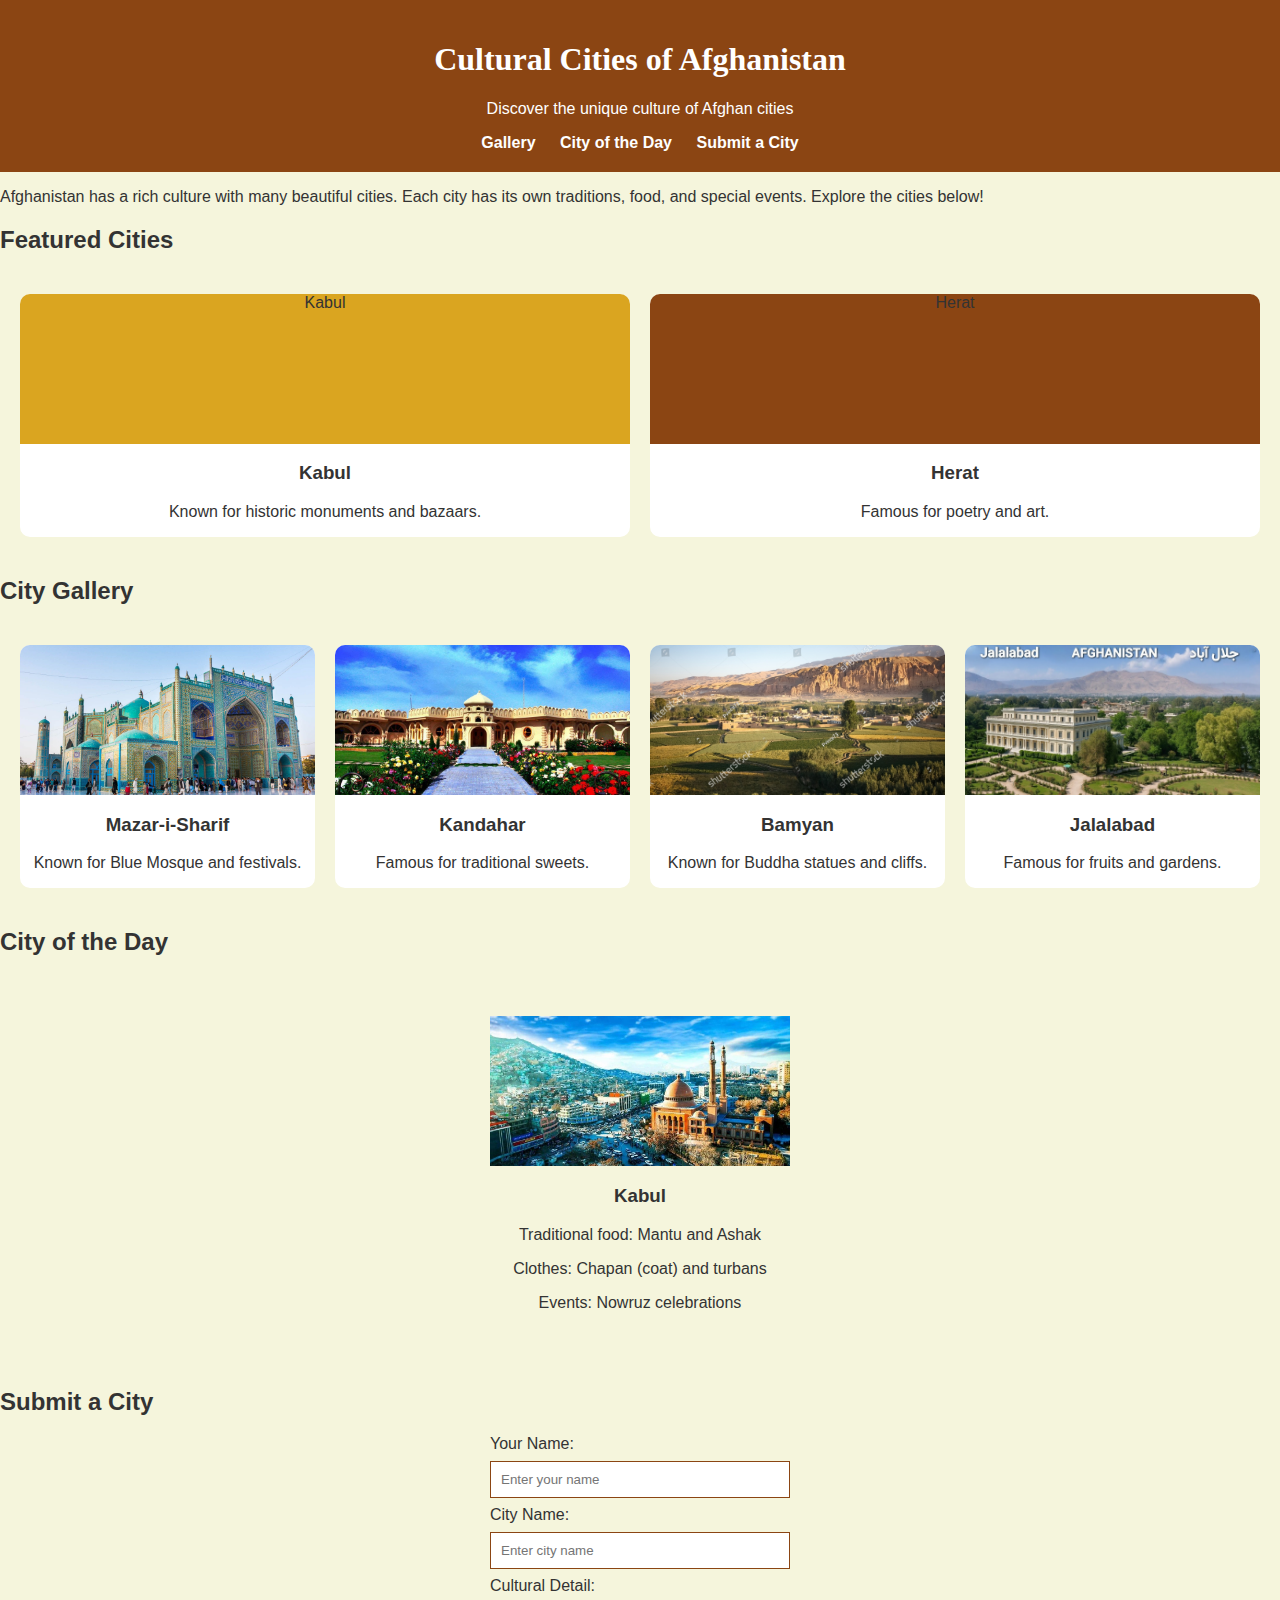
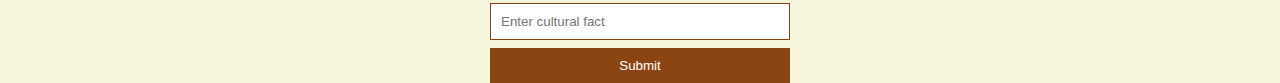
<file: index.html>
<!DOCTYPE html>
<html lang="en">
<head>
    <meta charset="UTF-8">
    <meta name="viewport" content="width=device-width, initial-scale=1.0">
    <title>Cultural Cities of Afghanistan</title>
    <link rel="stylesheet" href="style.css">
</head>
<body>
    <header>
        <h1 class="title">Cultural Cities of Afghanistan</h1>
        <p class="subtitle">Discover the unique culture of Afghan cities</p>
        <nav>
            <a href="#gallery">Gallery</a>
            <a href="#city-of-day">City of the Day</a>
            <a href="#submit-city">Submit a City</a>
        </nav>
    </header>
    <section id="intro">
        <p>Afghanistan has a rich culture with many beautiful cities. Each city has its own traditions, food, and special events. Explore the cities below!</p>
    </section>
    <section id="featured">
        <h2>Featured Cities</h2>
        <div class="grid-container">
            <div class="city-card">
                <div class="city-image" style="background-color:#DAA520;">Kabul</div>
                <h3>Kabul</h3>
                <p>Known for historic monuments and bazaars.</p>
            </div>
            <div class="city-card">
                <div class="city-image" style="background-color:#8B4513;">Herat</div>
                <h3>Herat</h3>
                <p>Famous for poetry and art.</p>
            </div>
        </div>
    </section>
    <section id="gallery">
        <h2>City Gallery</h2>
        <div class="grid-container">
            <div class="city-card">
                <img src="image/Mazar.jpg" alt="Mazar" class="city-image">

                <h3>Mazar-i-Sharif</h3>
                <p>Known for Blue Mosque and festivals.</p>
            </div>
            <div class="city-card">
                <img src="image/kandahar.png" alt="Kandahar" class="city-image">

                <h3>Kandahar</h3>
                <p>Famous for traditional sweets.</p>
            </div>
            <div class="city-card">
                <img src="image/Bamiyan.jpg" alt="Bamiyan" class="city-image">

                <h3>Bamyan</h3>
                <p>Known for Buddha statues and cliffs.</p>
            </div>
            <div class="city-card">
                <img src="image/Jalalabad.jpg" alt="Jalalabad" class="city-image">

                <h3>Jalalabad</h3>
                <p>Famous for fruits and gardens.</p>
            </div>
        </div>
    </section>
    <section id="city-of-day">
        <h2>City of the Day</h2>
        <div class="flex-container">
             <div class="featured-city">
                <img src="image/Kabul.jpg" alt="Kabul" class="city-image">

                <h3>Kabul</h3>
                <p>Traditional food: Mantu and Ashak</p>
                <p>Clothes: Chapan (coat) and turbans</p>
                <p>Events: Nowruz celebrations</p>
            </div>
        </div>
    </section>
    <section id="submit-city">
        <h2>Submit a City</h2>
        <form>
            <label for="name">Your Name:</label>
            <input type="text" id="name" name="name" placeholder="Enter your name">

            <label for="city">City Name:</label>
            <input type="text" id="city" name="city" placeholder="Enter city name">

            <label for="cultural">Cultural Detail:</label>
            <input type="text" id="cultural" name="cultural" placeholder="Enter cultural fact">

            <button type="submit">Submit</button>
        </form>
    </section>

</body>
</html>
</file>
<file: style.css>
body {
    font-family: Arial, sans-serif;
    margin: 0;
    padding: 0;
    background-color: #F5F5DC;
    color: #333;
}


header {
    text-align: center;
    padding: 20px;
    background-color: #8B4513;
    color: white;
}

.title {
    font-family: serif;
    font-size: 2em;
}

.subtitle {
    animation: fadeIn 2s ease-in-out infinite alternate;
}


nav a {
    color: white;
    text-decoration: none;
    margin: 10px;
    font-weight: bold;
}

nav a:hover {
    color: #DAA520;
}


.grid-container {
    display: grid;
    grid-template-columns: repeat(auto-fit, minmax(200px, 1fr));
    gap: 20px;
    padding: 20px;
}


.city-card {
    background-color: white;
    border-radius: 10px;
    overflow: hidden;
    text-align: center;
    transition: transform 0.3s;
}

.city-card:hover {
    transform: scale(1.05);
}


.city-image {
    width: 100%;
    height: 150px;
    object-fit: cover;
    display: block;
}


.flex-container {
    display: flex;
    justify-content: center;
    padding: 20px;
}

.featured-city {
    padding: 20px;
    border-radius: 10px;
    width: 300px;
    text-align: center;
    transition: transform 0.3s;
}

.featured-city:hover {
    transform: scale(1.05);
}


form {
    width: 300px;
    margin: auto;
    display: flex;
    flex-direction: column;
}

input {
    padding: 10px;
    margin: 8px 0;
    border: 1px solid #8B4513;
}

input:focus {
    border-color: #DAA520;
}

button {
    background-color: #8B4513;
    color: white;
    border: none;
    padding: 10px;
    cursor: pointer;
}

button:hover {
    background-color: #DAA520;
}


@keyframes fadeIn {
    from { opacity: 0; }
    to { opacity: 1; }
}
</file>
